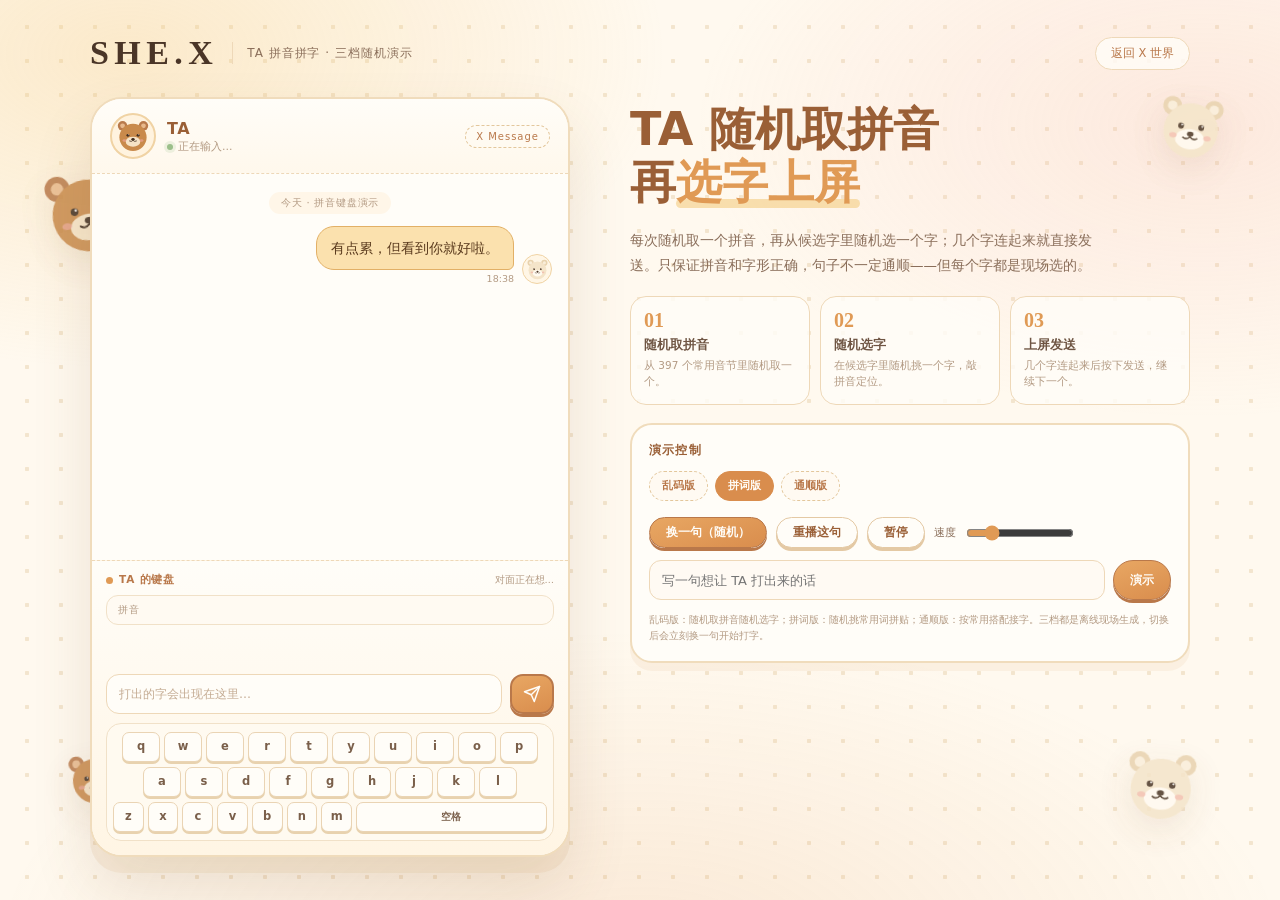
<file: keyboard-demo.html>
<!doctype html>
<html lang="zh-CN">
  <head>
    <meta charset="utf-8" />
    <meta name="viewport" content="width=device-width, initial-scale=1, viewport-fit=cover" />
    <meta name="theme-color" content="#fff9ef" />
    <title>TA 拼音拼字演示 · 三档随机 | SHE.X</title>
    <link rel="stylesheet" href="./x-world/chat/pinyin-typing.css?v=20261110-gen-1" />
  </head>
  <body>
    <svg width="0" height="0" style="position:absolute" aria-hidden="true" focusable="false">
      <defs>
        <symbol id="shex-bear-brown" viewBox="0 0 120 120">
          <circle cx="27" cy="28" r="15" fill="#b97a4b" />
          <circle cx="93" cy="28" r="15" fill="#b97a4b" />
          <circle cx="27" cy="28" r="7.5" fill="#e8b98c" />
          <circle cx="93" cy="28" r="7.5" fill="#e8b98c" />
          <circle cx="60" cy="64" r="43" fill="#c98a4b" />
          <ellipse cx="60" cy="78" rx="23" ry="16" fill="#f6e3c6" />
          <circle cx="44" cy="58" r="4.6" fill="#3f2c1e" />
          <circle cx="76" cy="58" r="4.6" fill="#3f2c1e" />
          <circle cx="45.6" cy="56" r="1.5" fill="#fff" opacity=".9" />
          <circle cx="77.6" cy="56" r="1.5" fill="#fff" opacity=".9" />
          <ellipse cx="60" cy="70" rx="5.2" ry="3.9" fill="#3f2c1e" />
          <path d="M60 74 q-5 6 -11 2 M60 74 q5 6 11 2" fill="none" stroke="#3f2c1e" stroke-width="2.4" stroke-linecap="round" />
          <ellipse cx="33" cy="74" rx="6" ry="4" fill="#f2a6a0" opacity=".62" />
          <ellipse cx="87" cy="74" rx="6" ry="4" fill="#f2a6a0" opacity=".62" />
        </symbol>
        <symbol id="shex-bear-cream" viewBox="0 0 120 120">
          <circle cx="27" cy="28" r="15" fill="#e8d2ae" />
          <circle cx="93" cy="28" r="15" fill="#e8d2ae" />
          <circle cx="27" cy="28" r="7.5" fill="#f9eeda" />
          <circle cx="93" cy="28" r="7.5" fill="#f9eeda" />
          <circle cx="60" cy="64" r="43" fill="#f4e4c9" />
          <ellipse cx="60" cy="78" rx="23" ry="16" fill="#fffaf0" />
          <circle cx="44" cy="58" r="4.6" fill="#4b3726" />
          <circle cx="76" cy="58" r="4.6" fill="#4b3726" />
          <circle cx="45.6" cy="56" r="1.5" fill="#fff" opacity=".9" />
          <circle cx="77.6" cy="56" r="1.5" fill="#fff" opacity=".9" />
          <ellipse cx="60" cy="70" rx="5.2" ry="3.9" fill="#4b3726" />
          <path d="M60 74 q-5 6 -11 2 M60 74 q5 6 11 2" fill="none" stroke="#4b3726" stroke-width="2.4" stroke-linecap="round" />
          <ellipse cx="33" cy="74" rx="6" ry="4" fill="#f2b3a6" opacity=".7" />
          <ellipse cx="87" cy="74" rx="6" ry="4" fill="#f2b3a6" opacity=".7" />
        </symbol>
      </defs>
    </svg>

    <svg class="demo-bear demo-bear--1" viewBox="0 0 120 120"><use href="#shex-bear-brown" /></svg>
    <svg class="demo-bear demo-bear--2" viewBox="0 0 120 120"><use href="#shex-bear-cream" /></svg>
    <svg class="demo-bear demo-bear--3" viewBox="0 0 120 120"><use href="#shex-bear-cream" /></svg>
    <svg class="demo-bear demo-bear--4" viewBox="0 0 120 120"><use href="#shex-bear-brown" /></svg>

    <div class="demo-shell">
      <header class="demo-topbar">
        <a class="demo-logo" href="./index.html#x-world">SHE.X</a>
        <span class="demo-topbar-divider" aria-hidden="true"></span>
        <p class="demo-topbar-title">TA 拼音拼字 · 三档随机演示</p>
        <a class="demo-back" href="./index.html#x-world">返回 X 世界</a>
      </header>

      <main class="demo-layout">
        <section class="demo-phone" aria-label="X传讯拼音打字演示">
          <header class="demo-chat-head">
            <span class="demo-avatar">
              <svg aria-hidden="true"><use href="#shex-bear-brown" /></svg>
            </span>
            <div>
              <h1>TA</h1>
              <p class="demo-chat-status" id="demoChatStatus">正在输入…</p>
            </div>
            <span class="demo-chat-head-tag">X Message</span>
          </header>

          <div class="demo-log" id="demoLog" aria-live="polite">
            <span class="demo-day">今天 · 拼音键盘演示</span>
          </div>

          <div class="demo-typer">
            <div class="demo-typer-head">
              <span class="demo-typer-label"><span class="demo-typer-dot" aria-hidden="true"></span>TA 的键盘</span>
              <p class="demo-typer-hint" id="demoTyperHint">准备开始…</p>
            </div>

            <div class="demo-pinyin-row">
              <span class="demo-pinyin-label">拼音</span>
              <span class="demo-pinyin" id="demoPinyin"></span>
              <span class="demo-pinyin-caret is-hidden" id="demoPinyinCaret" aria-hidden="true"></span>
            </div>

            <div class="demo-candidates" id="demoCandidates" aria-label="候选字"></div>

            <div class="demo-compose-row">
              <div class="demo-compose" id="demoCompose" aria-live="polite"></div>
              <button class="demo-send" id="demoSend" type="button" aria-label="发送" tabindex="-1">
                <svg viewBox="0 0 24 24" fill="none" stroke="currentColor" stroke-width="2" stroke-linecap="round" stroke-linejoin="round"><path d="M22 2 11 13" /><path d="M22 2 15 22l-4-9-9-4 20-7Z" /></svg>
              </button>
            </div>

            <div class="demo-keyboard" id="demoKeyboard" aria-hidden="true"></div>
          </div>
        </section>

        <aside class="demo-side">
          <h2 class="demo-title">TA 随机取拼音<br />再<em>选字上屏</em></h2>
          <p class="demo-sub">
            每次随机取一个拼音，再从候选字里随机选一个字；几个字连起来就直接发送。只保证拼音和字形正确，句子不一定通顺——但每个字都是现场选的。
          </p>

          <div class="demo-steps" aria-label="打字流程">
            <div class="demo-step">
              <span class="demo-step-num">01</span>
              <strong>随机取拼音</strong>
              <p>从 397 个常用音节里随机取一个。</p>
            </div>
            <div class="demo-step">
              <span class="demo-step-num">02</span>
              <strong>随机选字</strong>
              <p>在候选字里随机挑一个字，敲拼音定位。</p>
            </div>
            <div class="demo-step">
              <span class="demo-step-num">03</span>
              <strong>上屏发送</strong>
              <p>几个字连起来后按下发送，继续下一个。</p>
            </div>
          </div>

          <div class="demo-panel">
            <h3 class="demo-panel-title">演示控制</h3>
            <div class="demo-modes demo-chips" id="demoModes" role="group" aria-label="生成模式">
              <button class="demo-chip" type="button" data-mode="random" aria-pressed="false">乱码版</button>
              <button class="demo-chip" type="button" data-mode="words" aria-pressed="true">拼词版</button>
              <button class="demo-chip" type="button" data-mode="fluent" aria-pressed="false">通顺版</button>
            </div>
            <div class="demo-control-row">
              <button class="demo-btn" id="demoRandom" type="button">换一句（随机）</button>
              <button class="demo-btn demo-btn--ghost" id="demoReplay" type="button">重播这句</button>
              <button class="demo-btn demo-btn--ghost" id="demoPause" type="button" aria-pressed="false">暂停</button>
              <label class="demo-speed">
                速度
                <input id="demoSpeed" type="range" min="0.6" max="2.6" step="0.2" value="1" aria-label="打字速度" />
              </label>
            </div>

            <div class="demo-custom">
              <input id="demoCustomInput" type="text" placeholder="写一句想让 TA 打出来的话" maxlength="60" />
              <button class="demo-btn" id="demoCustomSend" type="button">演示</button>
            </div>

            <p class="demo-note">
              乱码版：随机取拼音随机选字；拼词版：随机挑常用词拼贴；通顺版：按常用搭配接字。三档都是离线现场生成，切换后会立刻换一句开始打字。
            </p>
          </div>
        </aside>
      </main>
    </div>

    <script src="./x-world/chat/pinyin-dictionary.js"></script>
    <script src="./x-world/chat/pinyin-char-map.js"></script>
    <script src="./x-world/chat/word-bank.js?v=20261110-gen-7"></script>
    <script src="./x-world/chat/pinyin-typing.js?v=20261110-gen-4"></script>
  </body>
</html>
</file>
<file: x-world/chat/pinyin-typing.css>
/* SHE.X — TA 拼音打字演示页
   奶油小熊视觉；独立页面，不依赖 style.css。 */

:root {
  --cream: #fff9ef;
  --cream-deep: #fff3df;
  --ink: #4a3527;
  --ink-soft: #8a6e5a;
  --ink-faint: #b39a83;
  --brown: #b9784a;
  --brown-deep: #9a5f36;
  --caramel: #e09a55;
  --honey: #f3c877;
  --line: #eed8b8;
  --card: #fffdf8;
  --shadow: rgba(120, 85, 50, 0.14);
  --font: "Nunito", "Baloo 2", "PingFang SC", "Hiragino Sans GB", "Microsoft YaHei", system-ui, sans-serif;
}

* { box-sizing: border-box; }

body {
  min-height: 100vh;
  margin: 0;
  color: var(--ink);
  background: var(--cream);
  font-family: var(--font);
  -webkit-font-smoothing: antialiased;
}

body::before {
  content: "";
  position: fixed;
  inset: -24px;
  z-index: 0;
  pointer-events: none;
  background-image: radial-gradient(#e8d2ae 2.1px, transparent 2.3px);
  background-size: 34px 34px;
  opacity: 0.5;
}

body::after {
  content: "";
  position: fixed;
  inset: 0;
  z-index: 0;
  pointer-events: none;
  background:
    radial-gradient(60% 50% at 10% 6%, rgba(243, 200, 119, 0.3), transparent 70%),
    radial-gradient(55% 45% at 94% 14%, rgba(246, 182, 168, 0.24), transparent 72%),
    radial-gradient(70% 50% at 50% 106%, rgba(224, 154, 85, 0.16), transparent 72%);
}

.demo-bear {
  position: fixed;
  z-index: 1;
  pointer-events: none;
  opacity: 0.85;
  filter: drop-shadow(0 12px 18px rgba(140, 100, 60, 0.14));
  animation: demo-float 7s ease-in-out infinite;
}

.demo-bear--1 { width: 100px; left: 3%; top: 18%; animation-delay: -1s; transform: rotate(-8deg); }
.demo-bear--2 { width: 76px; right: 4%; top: 10%; animation-delay: -3s; transform: rotate(7deg); }
.demo-bear--3 { width: 84px; right: 6%; bottom: 8%; animation-delay: -2s; transform: rotate(5deg); }
.demo-bear--4 { width: 62px; left: 5%; bottom: 10%; animation-delay: -4s; transform: rotate(-6deg); }

@keyframes demo-float {
  0%, 100% { translate: 0 0; }
  50% { translate: 0 -11px; }
}

.demo-shell {
  position: relative;
  z-index: 2;
  width: min(100%, 1180px);
  margin: 0 auto;
  padding: clamp(18px, 4vh, 36px) clamp(16px, 4vw, 40px) 32px;
}

.demo-topbar {
  display: flex;
  align-items: center;
  gap: 14px;
  margin-bottom: clamp(18px, 3vh, 30px);
}

.demo-logo {
  color: var(--ink);
  font-family: "EB Garamond", Georgia, "Songti SC", serif;
  font-size: clamp(26px, 4vw, 34px);
  font-weight: 600;
  letter-spacing: 0.16em;
  line-height: 1;
  text-decoration: none;
}

.demo-topbar-divider {
  width: 1px;
  height: 22px;
  background: var(--line);
}

.demo-topbar-title {
  margin: 0;
  color: var(--ink-soft);
  font-size: 12px;
  letter-spacing: 0.08em;
}

.demo-back {
  margin-left: auto;
  padding: 8px 15px;
  border: 1.5px solid var(--line);
  border-radius: 999px;
  color: var(--brown);
  background: rgba(255, 253, 248, 0.8);
  font-size: 11.5px;
  text-decoration: none;
}

.demo-back:hover { border-color: var(--caramel); }

.demo-layout {
  display: grid;
  grid-template-columns: minmax(0, 480px) minmax(0, 1fr);
  align-items: start;
  gap: clamp(24px, 5vw, 60px);
}

/* ---------- 聊天卡片 ---------- */
.demo-phone {
  position: relative;
  display: flex;
  flex-direction: column;
  width: 100%;
  max-width: 480px;
  height: min(760px, calc(100vh - 120px));
  min-height: 560px;
  margin: 0 auto;
  overflow: hidden;
  border: 2px solid #f0dcbc;
  border-radius: 32px;
  background: var(--card);
  box-shadow: 0 16px 0 rgba(214, 170, 112, 0.14), 0 30px 60px var(--shadow);
}

.demo-chat-head {
  display: flex;
  align-items: center;
  gap: 11px;
  padding: 14px 18px;
  border-bottom: 1.5px dashed var(--line);
  background: linear-gradient(180deg, #fffdf8, #fff8ec);
}

.demo-avatar {
  display: grid;
  flex: 0 0 46px;
  place-items: center;
  width: 46px;
  height: 46px;
  border: 2px solid #f0d3a4;
  border-radius: 50%;
  background: #fff3df;
  overflow: hidden;
}

.demo-avatar svg { width: 38px; height: 38px; }

.demo-chat-head h1 {
  margin: 0;
  color: var(--brown-deep);
  font-size: 16px;
  font-weight: 800;
  letter-spacing: 0.03em;
}

.demo-chat-status {
  display: flex;
  align-items: center;
  gap: 5px;
  margin: 2px 0 0;
  color: var(--ink-faint);
  font-size: 10.5px;
}

.demo-chat-status::before {
  content: "";
  width: 6px;
  height: 6px;
  border-radius: 50%;
  background: #9bbf8a;
  box-shadow: 0 0 0 3px rgba(155, 191, 138, 0.18);
}

.demo-chat-head-tag {
  margin-left: auto;
  padding: 5px 10px;
  border: 1.5px dashed #e3c79c;
  border-radius: 999px;
  color: var(--brown);
  font-size: 10px;
  letter-spacing: 0.1em;
}

/* 消息区 */
.demo-log {
  flex: 1;
  display: flex;
  flex-direction: column;
  gap: 12px;
  min-height: 0;
  padding: 18px 16px;
  overflow-y: auto;
  scroll-behavior: smooth;
  scrollbar-width: thin;
  scrollbar-color: #e8d2ae transparent;
}

.demo-log::-webkit-scrollbar { width: 6px; }
.demo-log::-webkit-scrollbar-track { background: transparent; }
.demo-log::-webkit-scrollbar-thumb { border-radius: 999px; background: #e8d2ae; }

.demo-day {
  align-self: center;
  padding: 4px 12px;
  border-radius: 999px;
  color: var(--ink-faint);
  background: #fff6e8;
  font-size: 10px;
  letter-spacing: 0.08em;
}

.demo-msg {
  display: flex;
  align-items: flex-end;
  gap: 8px;
  max-width: 88%;
  animation: demo-pop 260ms ease both;
}

.demo-msg--ta { align-self: flex-start; }
.demo-msg--me { align-self: flex-end; flex-direction: row-reverse; }

.demo-msg-avatar {
  display: grid;
  flex: 0 0 30px;
  place-items: center;
  width: 30px;
  height: 30px;
  border: 1.5px solid #f0d3a4;
  border-radius: 50%;
  background: #fff3df;
  overflow: hidden;
}

.demo-msg-avatar svg { width: 25px; height: 25px; }

.demo-bubble {
  padding: 10px 14px;
  border: 1.5px solid #f2ddbe;
  border-radius: 18px 18px 18px 6px;
  color: #5b4433;
  background: #fff6e6;
  font-size: 13.5px;
  line-height: 1.65;
  word-break: break-word;
}

.demo-msg--me .demo-bubble {
  border-color: #e2b066;
  border-radius: 18px 18px 6px 18px;
  color: #5a3a1d;
  background: #fbe1ae;
}

.demo-msg-time {
  margin-top: 3px;
  color: var(--ink-faint);
  font-size: 9.5px;
  text-align: right;
}

@keyframes demo-pop {
  from { opacity: 0; transform: translateY(8px) scale(0.97); }
  to { opacity: 1; transform: none; }
}

/* ---------- 键盘打字区 ---------- */
.demo-typer {
  padding: 12px 14px max(14px, env(safe-area-inset-bottom));
  border-top: 1.5px dashed var(--line);
  background: linear-gradient(180deg, #fffdf8, #fff5e4);
}

.demo-typer-head {
  display: flex;
  align-items: center;
  gap: 8px;
  margin-bottom: 8px;
}

.demo-typer-label {
  display: inline-flex;
  align-items: center;
  gap: 6px;
  color: var(--brown);
  font-size: 10.5px;
  font-weight: 800;
  letter-spacing: 0.08em;
}

.demo-typer-dot {
  width: 7px;
  height: 7px;
  border-radius: 50%;
  background: var(--caramel);
  animation: demo-blink 1.1s ease-in-out infinite;
}

@keyframes demo-blink {
  0%, 100% { opacity: 1; }
  50% { opacity: 0.25; }
}

.demo-typer-hint {
  margin: 0 0 0 auto;
  color: var(--ink-faint);
  font-size: 9.5px;
}

/* 拼音行 */
.demo-pinyin-row {
  display: flex;
  align-items: center;
  gap: 8px;
  min-height: 30px;
  margin-bottom: 7px;
  padding: 4px 11px;
  border: 1.5px solid #f1e1c8;
  border-radius: 12px;
  background: #fffaf2;
}

.demo-pinyin-label {
  color: var(--ink-faint);
  font-size: 9.5px;
  letter-spacing: 0.08em;
}

.demo-pinyin {
  color: var(--brown-deep);
  font: 700 14px/1 "SFMono-Regular", Consolas, monospace;
  letter-spacing: 0.14em;
}

.demo-pinyin-caret {
  width: 2px;
  height: 15px;
  background: var(--caramel);
  animation: demo-caret 0.9s steps(1) infinite;
}

@keyframes demo-caret { 50% { opacity: 0; } }

.demo-pinyin-caret.is-hidden { display: none; }

/* 候选字 */
.demo-candidates {
  display: flex;
  flex-wrap: wrap;
  gap: 5px;
  min-height: 34px;
  margin-bottom: 8px;
}

.demo-candidate {
  display: grid;
  place-items: center;
  min-width: 32px;
  height: 32px;
  padding: 0 8px;
  border: 1.5px solid #efdcc0;
  border-radius: 9px;
  color: var(--ink);
  background: #fffdf8;
  font-size: 14.5px;
  cursor: default;
  transition: background 120ms ease, border-color 120ms ease, transform 120ms ease;
}

.demo-candidate.is-target {
  border-color: var(--caramel);
  background: #ffe9c4;
  box-shadow: 0 0 0 3px rgba(224, 154, 85, 0.16);
}

.demo-candidate.is-picked {
  border-color: var(--brown);
  color: #fff;
  background: var(--caramel);
  transform: scale(1.06);
}

/* 上屏区 */
.demo-compose-row {
  display: flex;
  align-items: center;
  gap: 8px;
  margin-bottom: 9px;
}

.demo-compose {
  flex: 1;
  display: flex;
  align-items: center;
  min-height: 40px;
  padding: 6px 12px;
  border: 1.5px solid var(--line);
  border-radius: 13px;
  background: #fffdf8;
  color: var(--ink);
  font-size: 14px;
  line-height: 1.5;
  overflow-wrap: anywhere;
}

.demo-compose:empty::before {
  content: "打出的字会出现在这里…";
  color: #c4ab92;
  font-size: 12px;
}

.demo-send {
  flex: 0 0 auto;
  display: grid;
  place-items: center;
  width: 44px;
  height: 40px;
  border: 2px solid var(--brown);
  border-radius: 13px;
  color: #fffdf8;
  background: linear-gradient(160deg, #e8a763, #d98d4d);
  box-shadow: 0 3px 0 var(--brown);
  cursor: pointer;
}

.demo-send svg { width: 18px; height: 18px; }

.demo-send.is-ready {
  animation: demo-send-pulse 0.9s ease-in-out infinite;
}

.demo-send.is-pressed {
  transform: translateY(2px);
  box-shadow: 0 1px 0 var(--brown);
}

.demo-msg--me .demo-msg-avatar { background: #fff6e6; }

@keyframes demo-send-pulse {
  0%, 100% { transform: translateY(0); box-shadow: 0 3px 0 var(--brown); }
  50% { transform: translateY(-2px); box-shadow: 0 6px 0 var(--brown), 0 0 0 5px rgba(224, 154, 85, 0.16); }
}

/* 虚拟键盘 */
.demo-keyboard {
  display: flex;
  flex-direction: column;
  gap: 5px;
  padding: 8px 6px;
  border: 1.5px solid #f1e1c8;
  border-radius: 15px;
  background: #fffaf0;
}

.demo-key-row {
  display: flex;
  justify-content: center;
  gap: 4px;
}

.demo-key {
  display: grid;
  flex: 1 1 0;
  place-items: center;
  max-width: 38px;
  height: 30px;
  border: 1.5px solid #ead4b4;
  border-radius: 7px;
  color: #7a5f4a;
  background: #fffdf8;
  box-shadow: 0 2px 0 #e8d2ae;
  font: 700 11.5px/1 var(--font);
  transition: background 80ms ease, transform 80ms ease, box-shadow 80ms ease;
}

.demo-key.is-space {
  flex: 0 0 44%;
  max-width: none;
  font-size: 9.5px;
  letter-spacing: 0.1em;
}

.demo-key.is-pressed {
  border-color: var(--caramel);
  color: var(--brown-deep);
  background: #ffe3b8;
  box-shadow: 0 0 0 #e8d2ae;
  transform: translateY(2px);
}

/* ---------- 右侧说明与控制器 ---------- */
.demo-side {
  display: flex;
  flex-direction: column;
  gap: 18px;
  padding-top: 6px;
}

.demo-title {
  margin: 0;
  color: var(--brown-deep);
  font-size: clamp(30px, 4vw, 46px);
  font-weight: 800;
  line-height: 1.16;
}

.demo-title em {
  position: relative;
  font-style: normal;
  color: var(--caramel);
}

.demo-title em::after {
  content: "";
  position: absolute;
  left: 0;
  right: 0;
  bottom: 1px;
  height: 9px;
  border-radius: 999px;
  background: rgba(243, 200, 119, 0.55);
  z-index: -1;
}

.demo-sub {
  max-width: 470px;
  margin: 0;
  color: var(--ink-soft);
  font-size: 13.5px;
  line-height: 1.85;
}

.demo-steps {
  display: grid;
  grid-template-columns: repeat(3, minmax(0, 1fr));
  gap: 10px;
}

.demo-step {
  padding: 13px 13px 14px;
  border: 1.5px solid var(--line);
  border-radius: 16px;
  background: rgba(255, 253, 248, 0.82);
}

.demo-step-num {
  display: block;
  color: var(--caramel);
  font-family: "EB Garamond", Georgia, serif;
  font-size: 20px;
  font-weight: 700;
  line-height: 1;
}

.demo-step strong {
  display: block;
  margin: 7px 0 3px;
  color: #6f5543;
  font-size: 12.5px;
}

.demo-step p {
  margin: 0;
  color: var(--ink-faint);
  font-size: 10.5px;
  line-height: 1.6;
}

.demo-panel {
  display: flex;
  flex-direction: column;
  gap: 12px;
  padding: 17px;
  border: 2px solid #f0dcbc;
  border-radius: 22px;
  background: var(--card);
  box-shadow: 0 8px 0 rgba(214, 170, 112, 0.1);
}

.demo-panel-title {
  margin: 0;
  color: var(--brown-deep);
  font-size: 12px;
  font-weight: 800;
  letter-spacing: 0.1em;
}

.demo-control-row {
  display: flex;
  flex-wrap: wrap;
  align-items: center;
  gap: 9px;
}

.demo-btn {
  padding: 9px 16px;
  border: 1.5px solid var(--brown);
  border-radius: 999px;
  color: #fffdf8;
  background: linear-gradient(160deg, #e8a763, #d98d4d);
  box-shadow: 0 3px 0 var(--brown);
  font: 800 11.5px/1 var(--font);
  cursor: pointer;
}

.demo-btn--ghost {
  color: var(--brown-deep);
  background: #fffdf8;
  box-shadow: 0 3px 0 #e4c9a4;
  border-color: #e4c9a4;
}

.demo-btn:active { transform: translateY(2px); box-shadow: 0 1px 0 var(--brown); }

.demo-speed {
  display: flex;
  align-items: center;
  gap: 8px;
  color: var(--ink-soft);
  font-size: 10.5px;
}

.demo-speed input { width: 108px; accent-color: var(--caramel); }

.demo-chips {
  display: flex;
  flex-wrap: wrap;
  gap: 7px;
}

.demo-chip {
  padding: 7px 12px;
  border: 1.5px dashed #e3c79c;
  border-radius: 999px;
  color: var(--brown);
  background: #fffaf2;
  font: 700 10.5px/1.3 var(--font);
  cursor: pointer;
}

.demo-chip:hover { background: #fff2d9; }

.demo-modes { margin-bottom: 4px; }

.demo-chip[aria-pressed="true"] {
  border-style: solid;
  border-color: #d98d4d;
  color: #fffdf8;
  background: #d98d4d;
}

.demo-chip[aria-pressed="true"]:hover { background: #cf8344; }

.demo-custom {
  display: flex;
  gap: 8px;
}

.demo-custom input {
  flex: 1;
  min-width: 0;
  height: 40px;
  padding: 0 12px;
  border: 1.5px solid var(--line);
  border-radius: 12px;
  outline: none;
  color: var(--ink);
  background: #fffaf3;
  font: 13px/1 var(--font);
}

.demo-custom input:focus {
  border-color: var(--caramel);
  box-shadow: 0 0 0 4px rgba(224, 154, 85, 0.14);
}

.demo-note {
  margin: 0;
  color: var(--ink-faint);
  font-size: 10px;
  line-height: 1.6;
}

/* ---------- 响应式 ---------- */
@media (max-width: 900px) {
  .demo-layout {
    grid-template-columns: minmax(0, 1fr);
    gap: 24px;
  }

  .demo-side { order: 2; padding-top: 0; }
  .demo-phone { order: 1; height: min(700px, 78vh); max-width: 480px; }

  .demo-bear--1 { width: 66px; left: -6px; top: 8%; opacity: 0.6; }
  .demo-bear--2 { width: 54px; right: -4px; top: 5%; opacity: 0.55; }
  .demo-bear--3, .demo-bear--4 { display: none; }
}

@media (max-width: 560px) {
  .demo-shell { padding: 14px 12px 24px; }
  .demo-topbar { gap: 9px; margin-bottom: 14px; }
  .demo-topbar-title { display: none; }
  .demo-topbar-divider { display: none; }
  .demo-back { padding: 7px 12px; }

  .demo-phone {
    height: min(720px, calc(100dvh - 96px));
    min-height: 520px;
    border-radius: 24px;
  }

  .demo-chat-head { padding: 11px 13px; }
  .demo-log { padding: 14px 11px; gap: 10px; }
  .demo-bubble { font-size: 13px; }
  .demo-typer { padding: 10px 9px max(11px, env(safe-area-inset-bottom)); }
  .demo-key { height: 28px; max-width: none; font-size: 11px; }
  .demo-key-row { gap: 3px; }
  .demo-keyboard { gap: 4px; padding: 7px 5px; }
  .demo-steps { gap: 7px; }
  .demo-step { padding: 10px 9px; }
  .demo-step p { display: none; }
  .demo-title { font-size: 30px; }
}

@media (prefers-reduced-motion: reduce) {
  .demo-bear, .demo-typer-dot, .demo-pinyin-caret, .demo-send.is-ready { animation: none; }
  .demo-msg { animation: none; }
}
</file>
